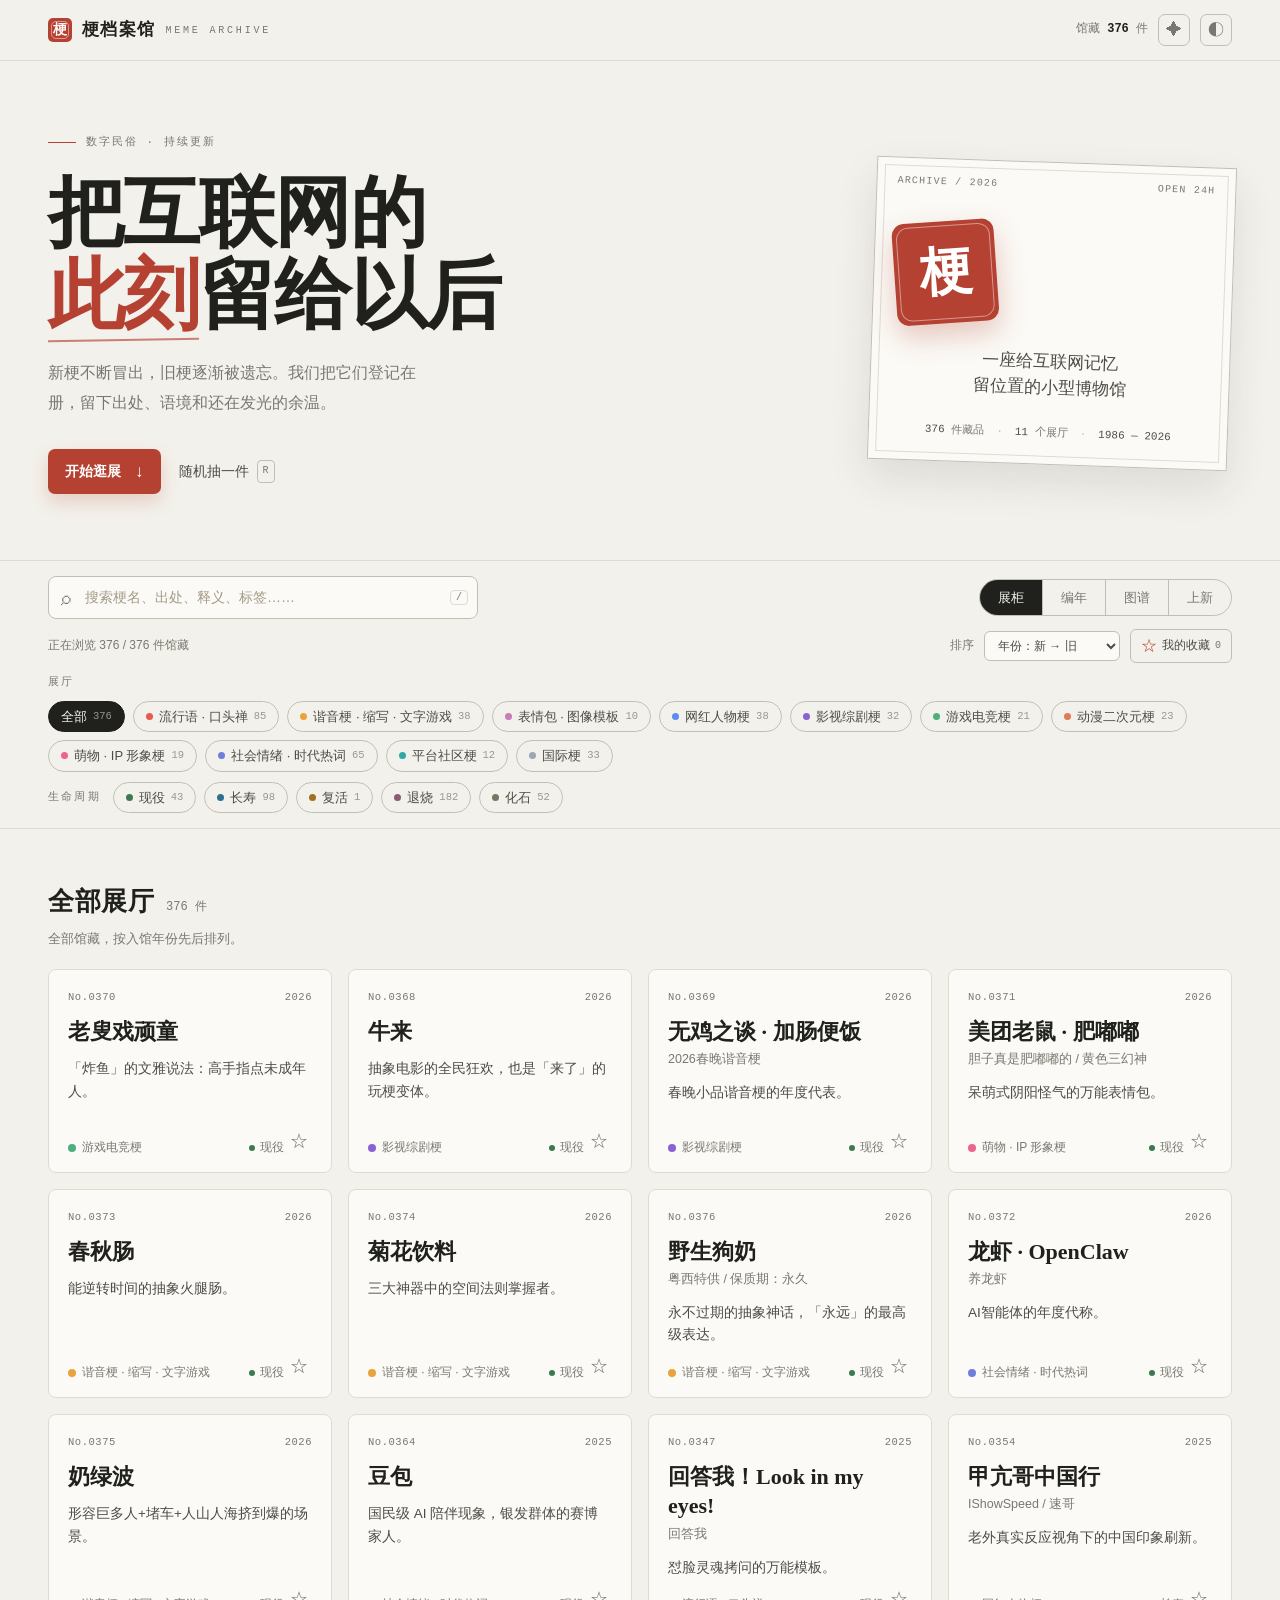
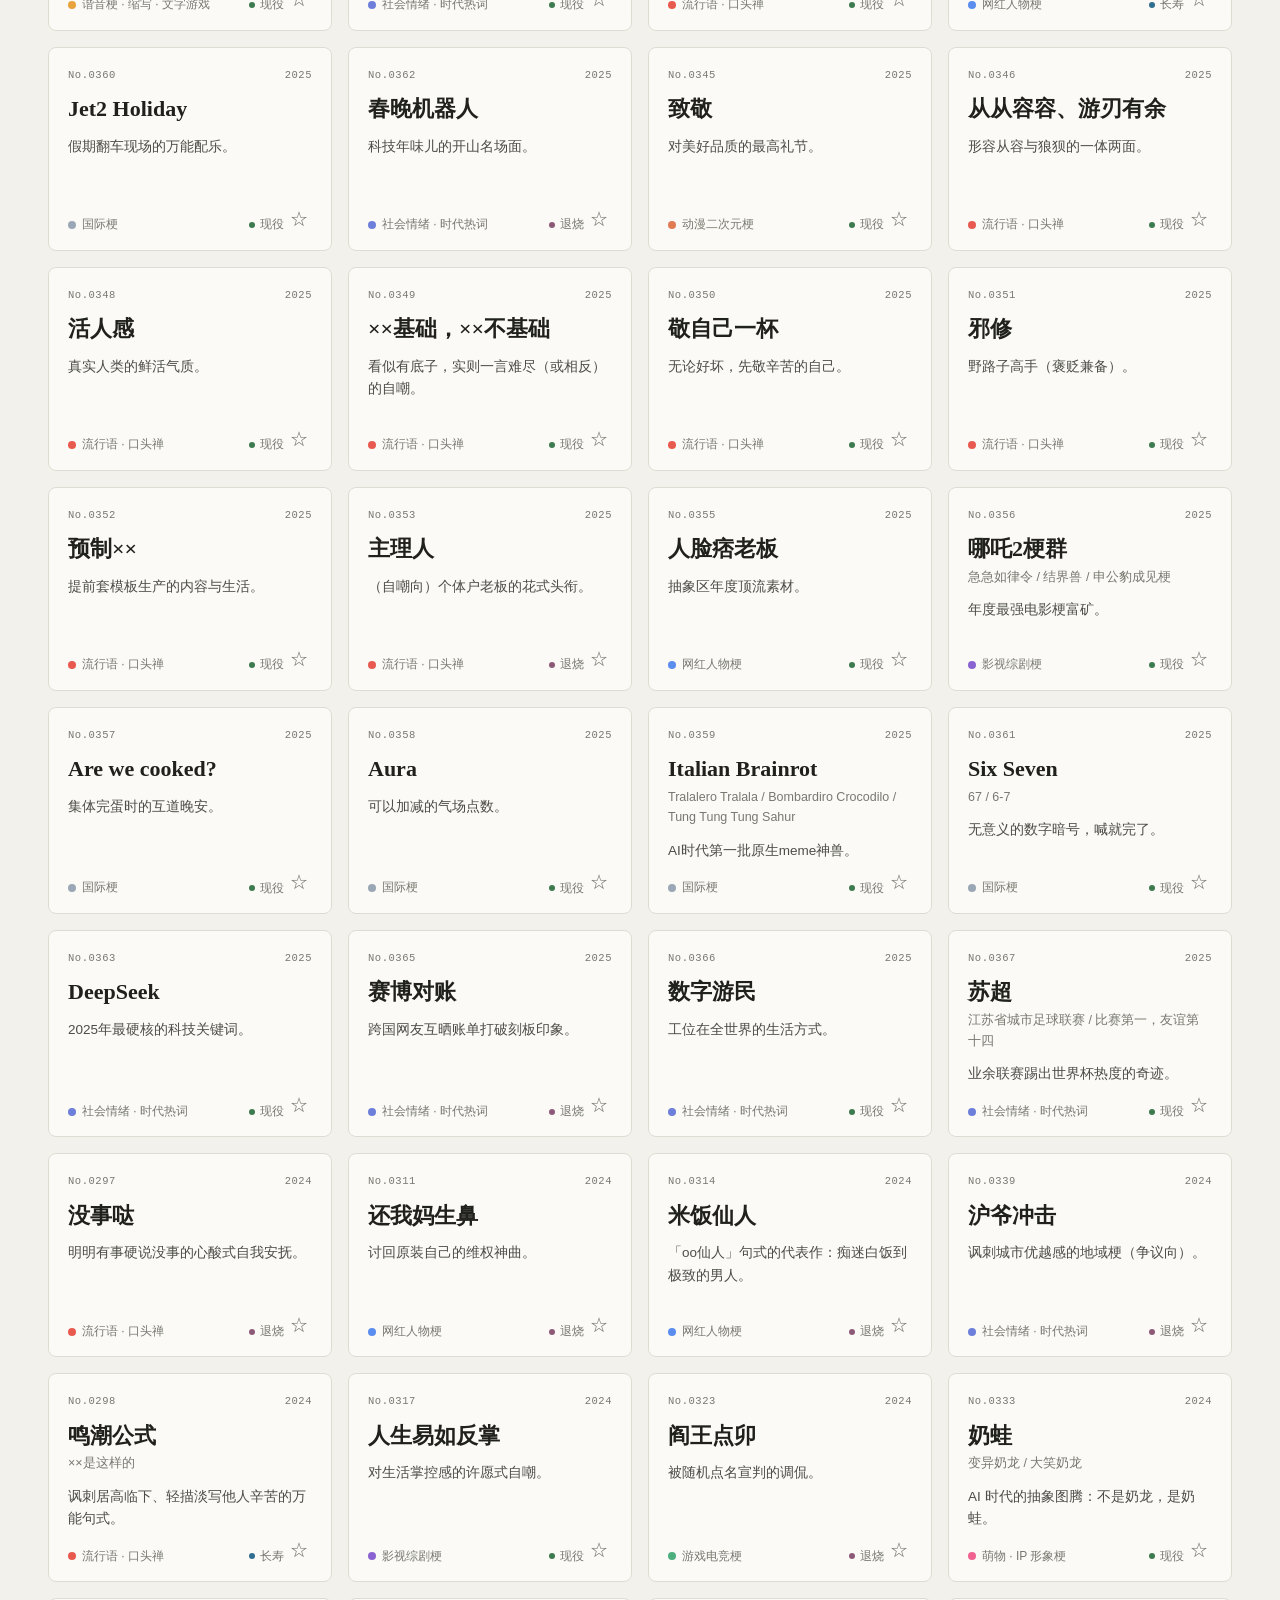
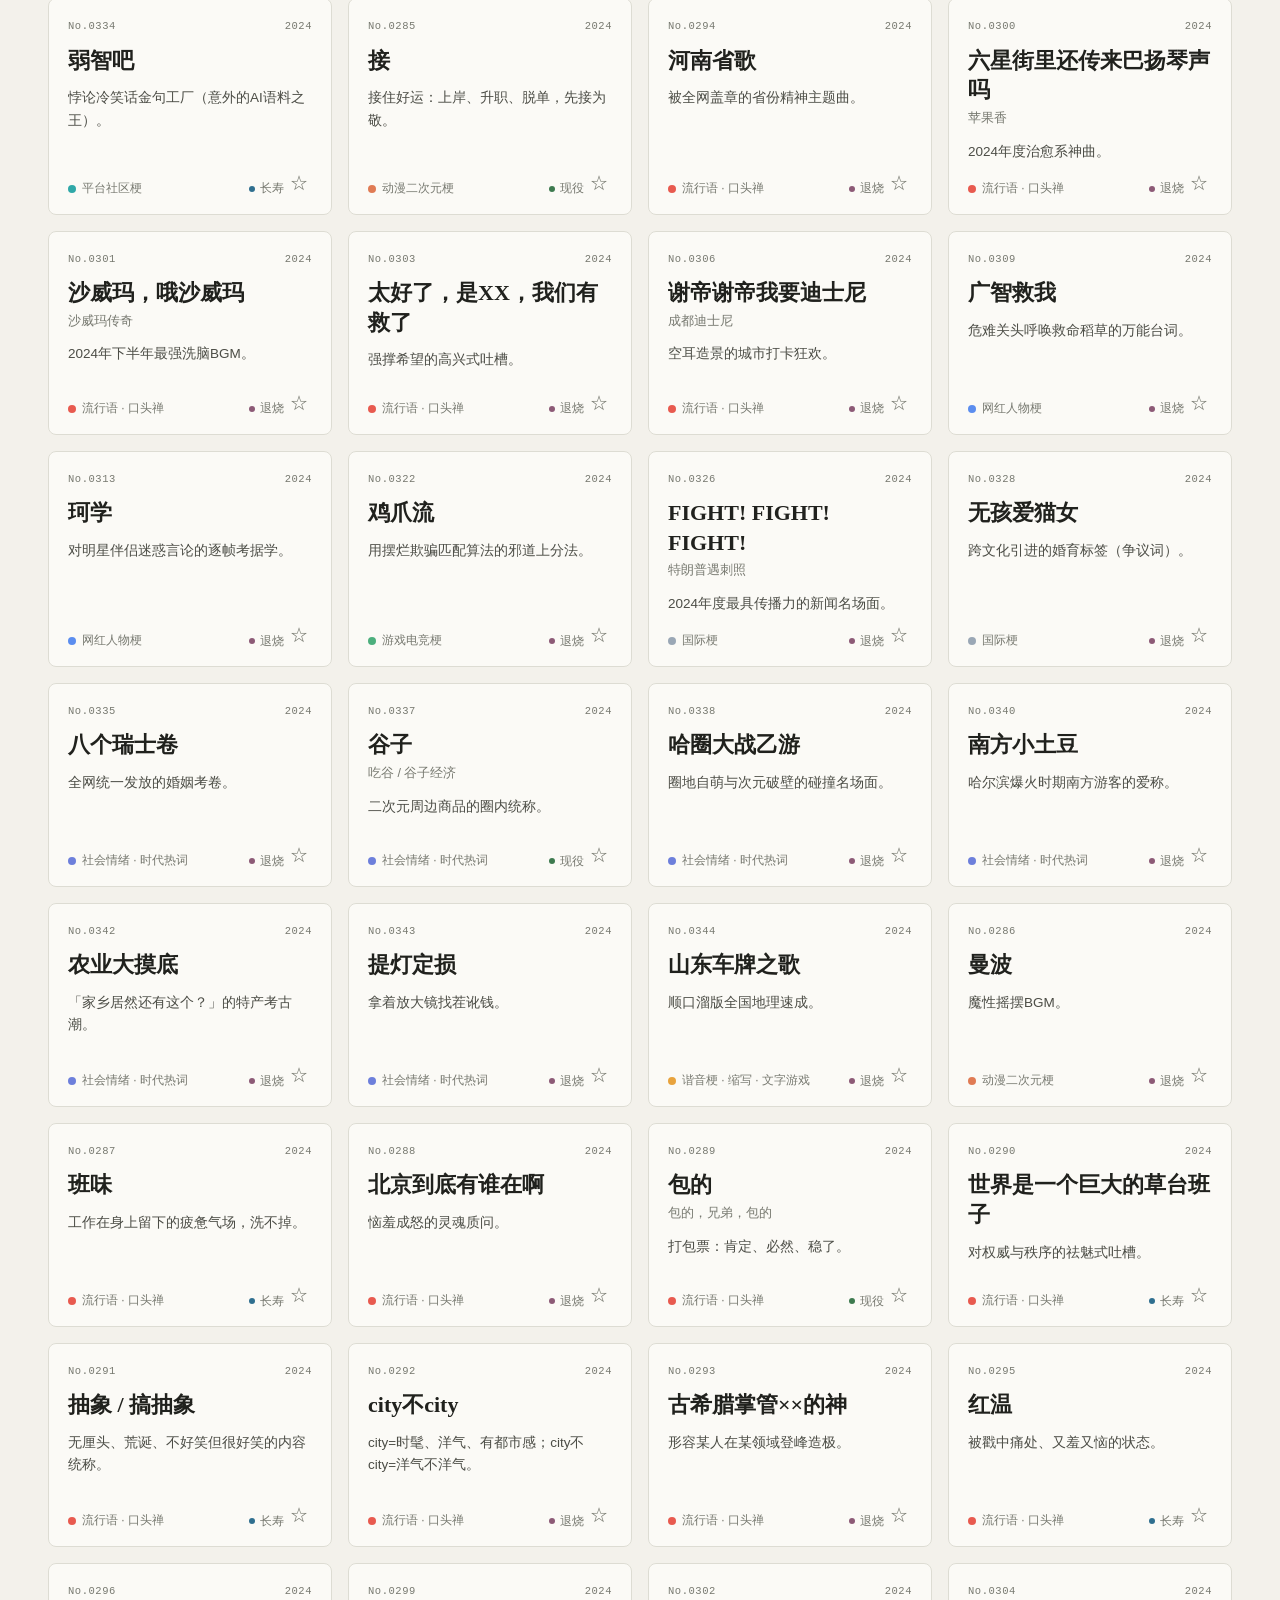
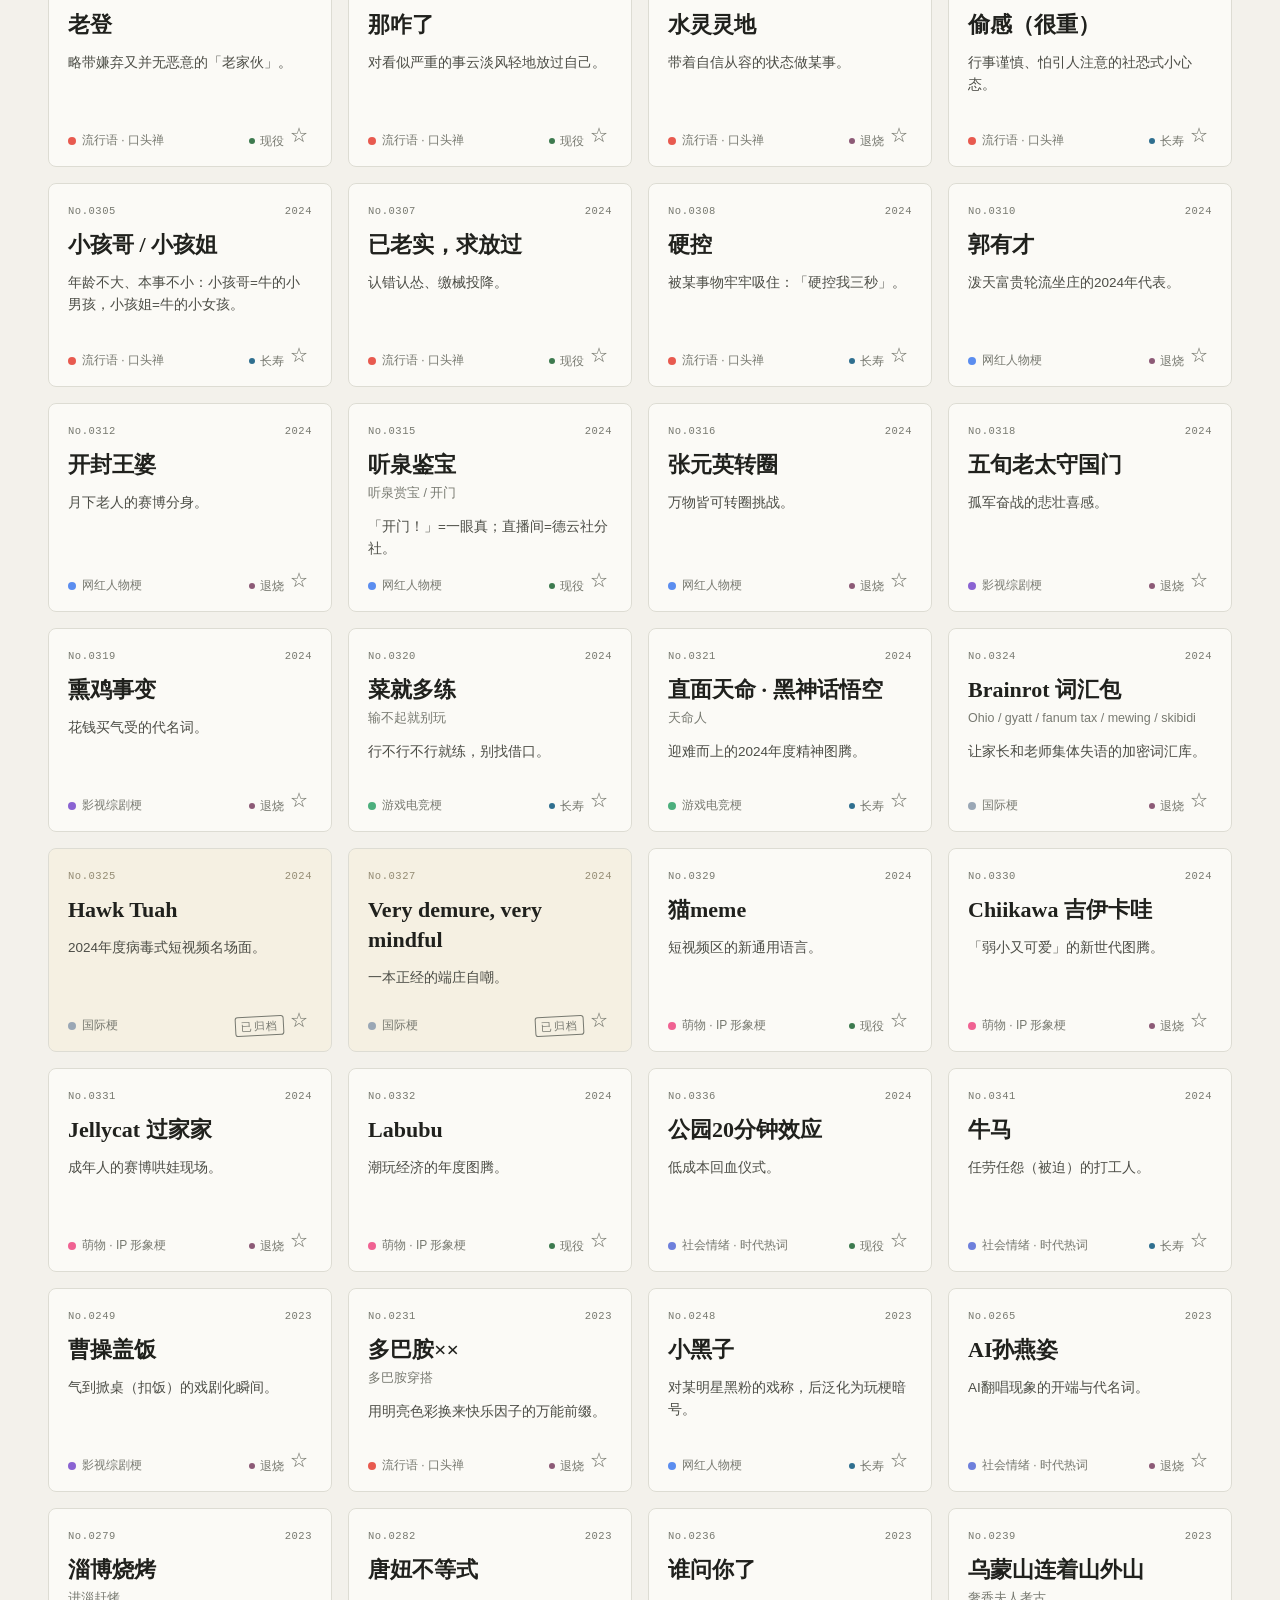
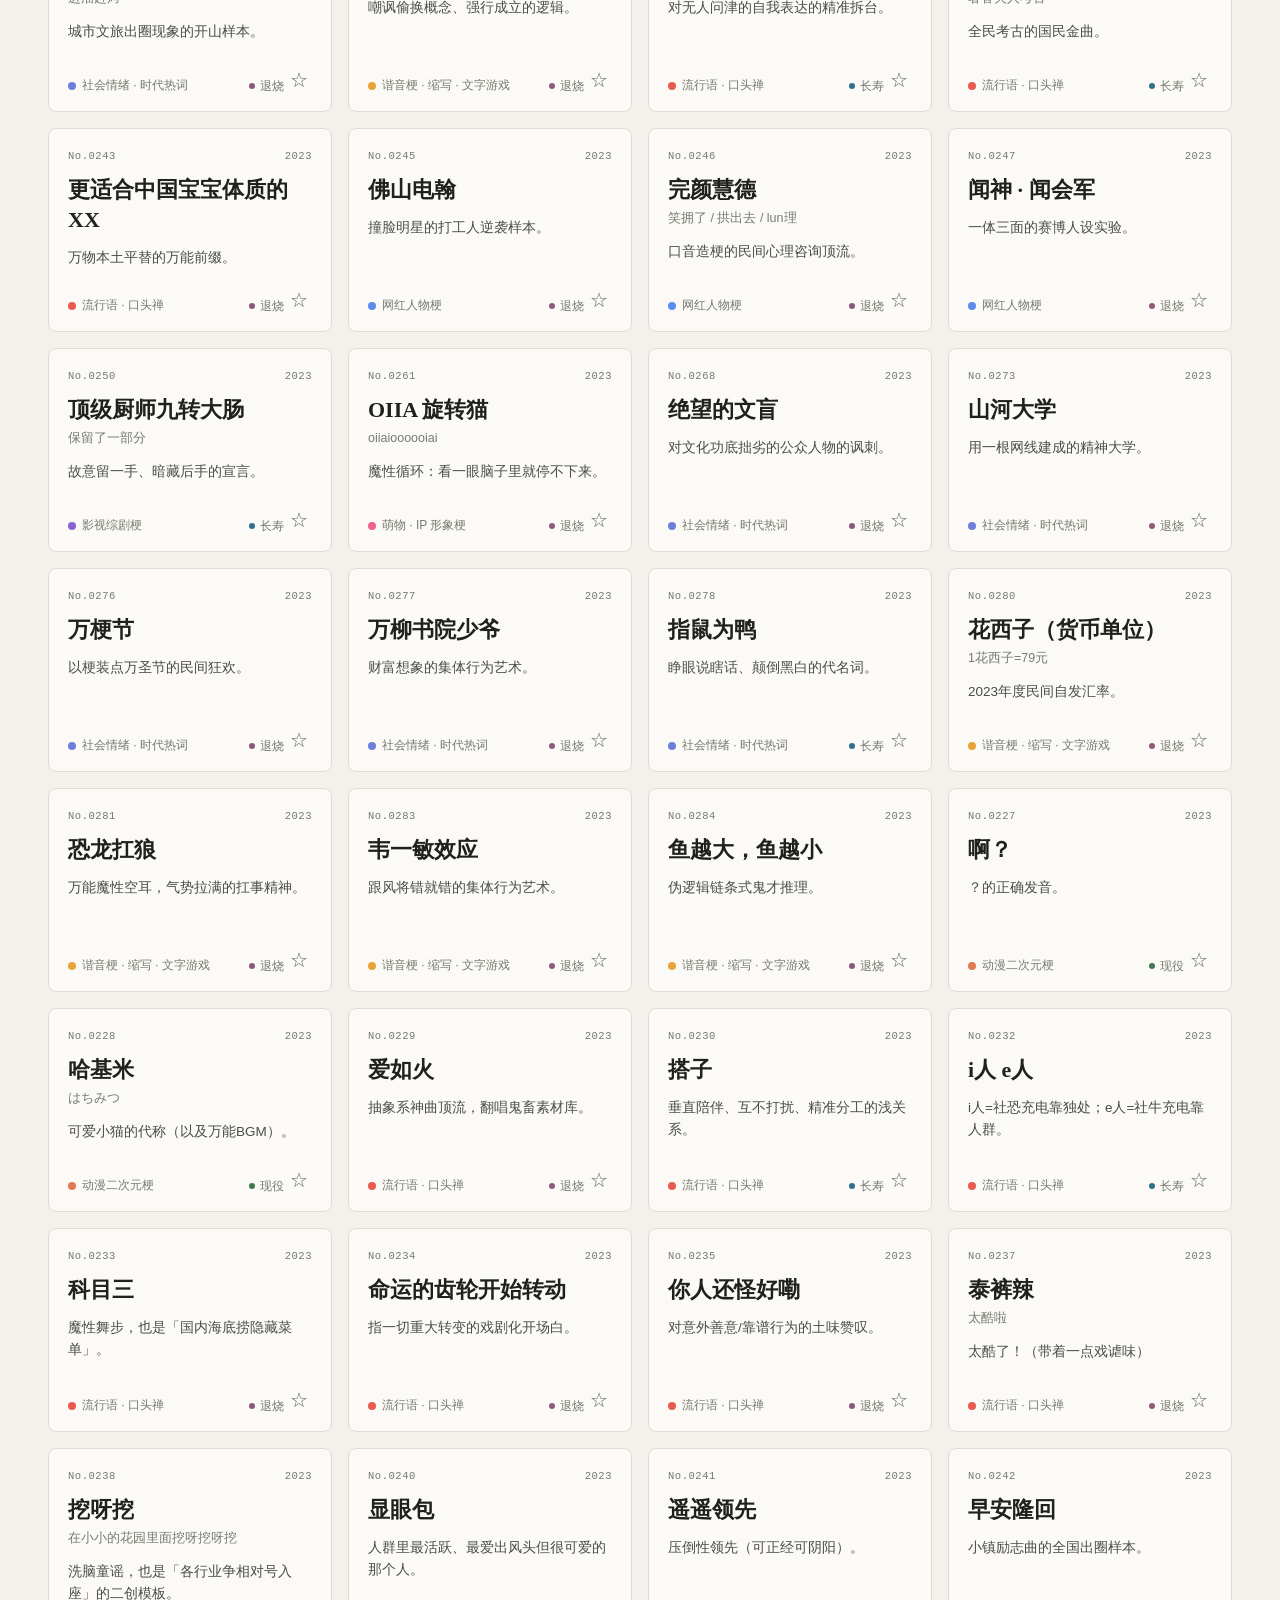
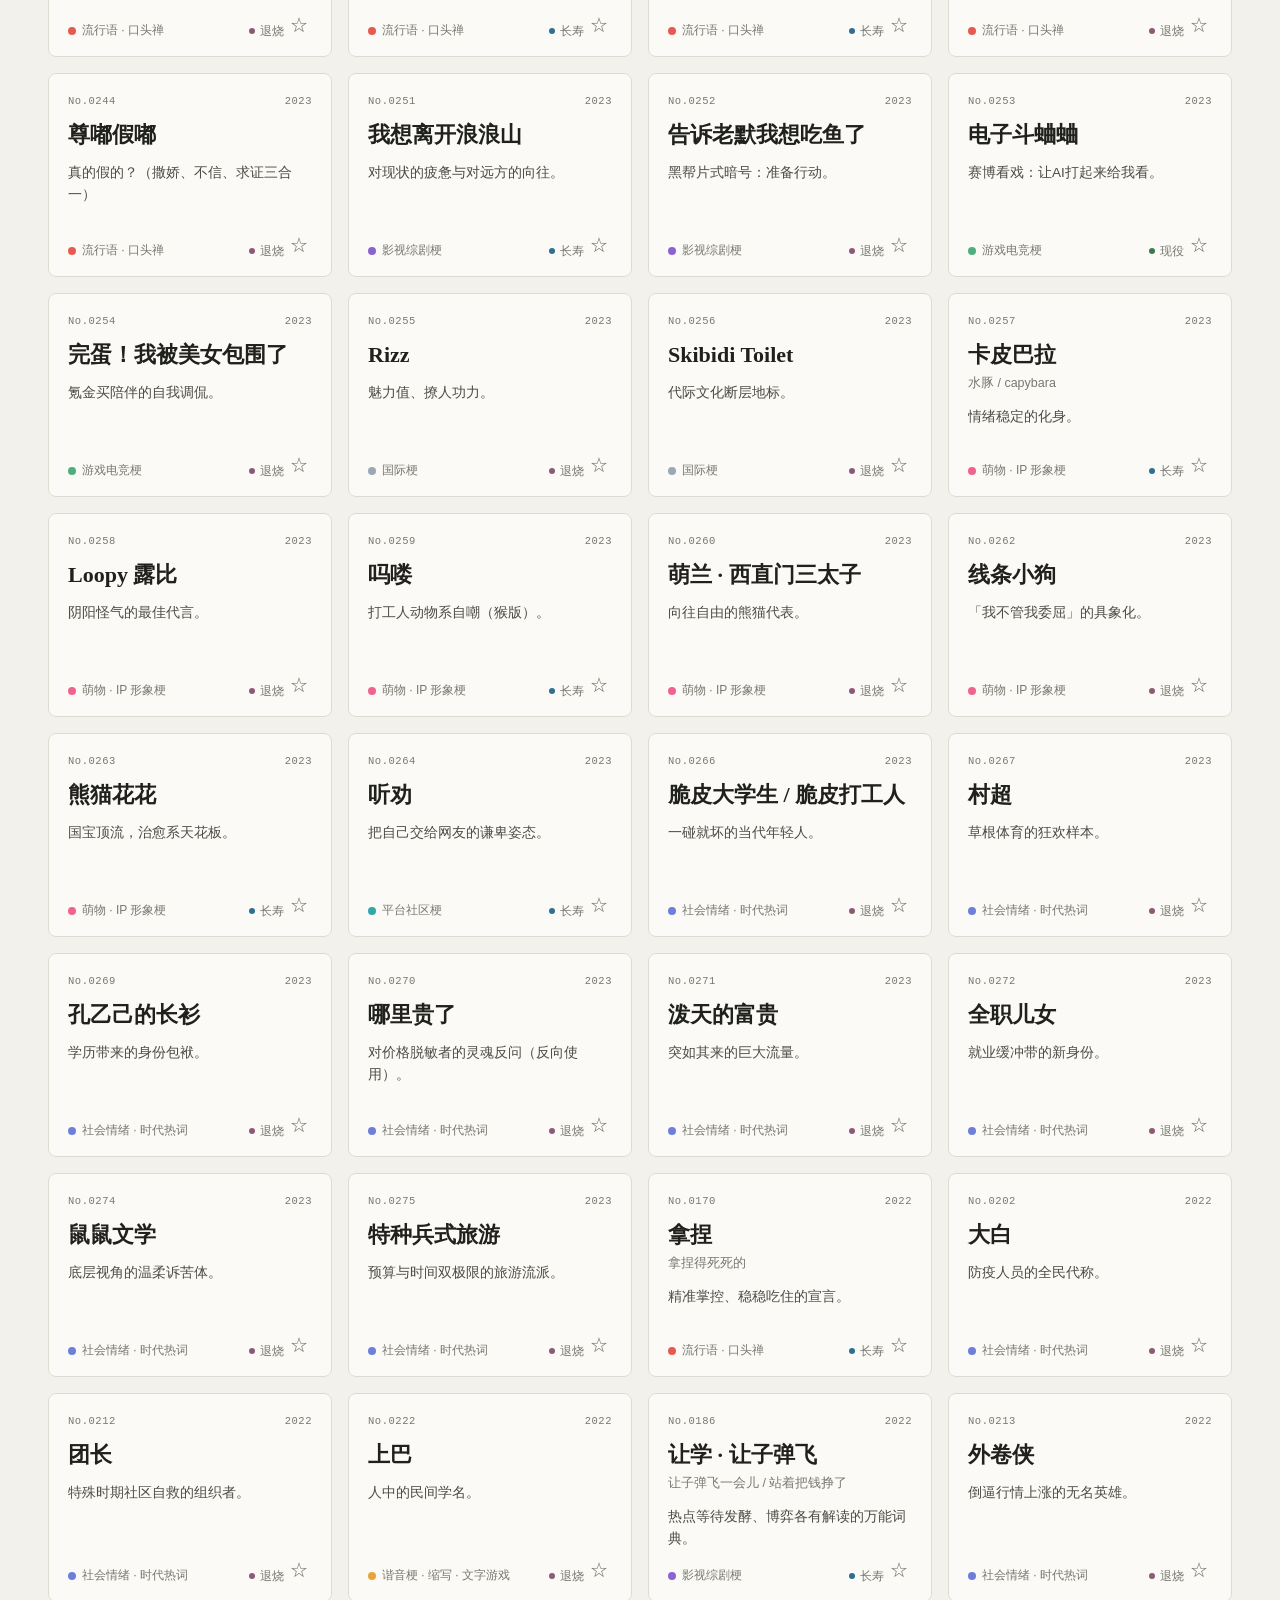
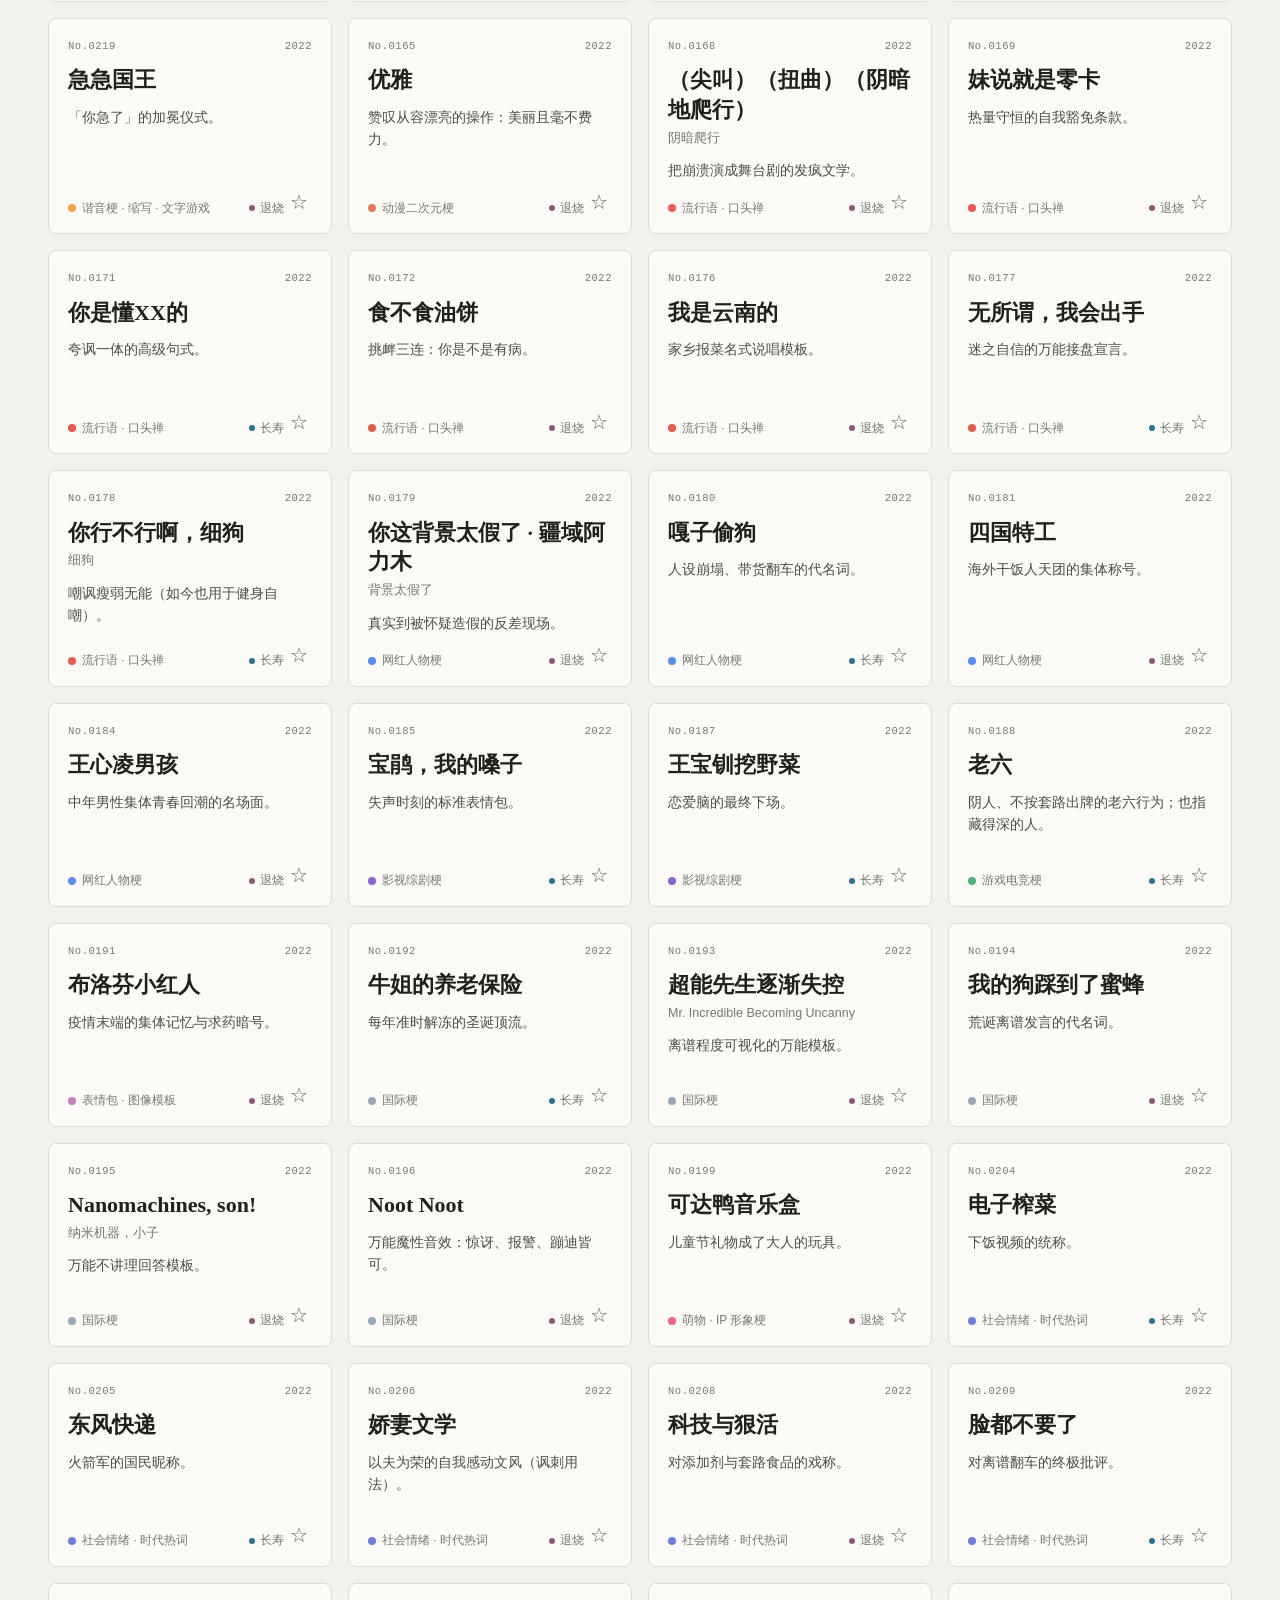
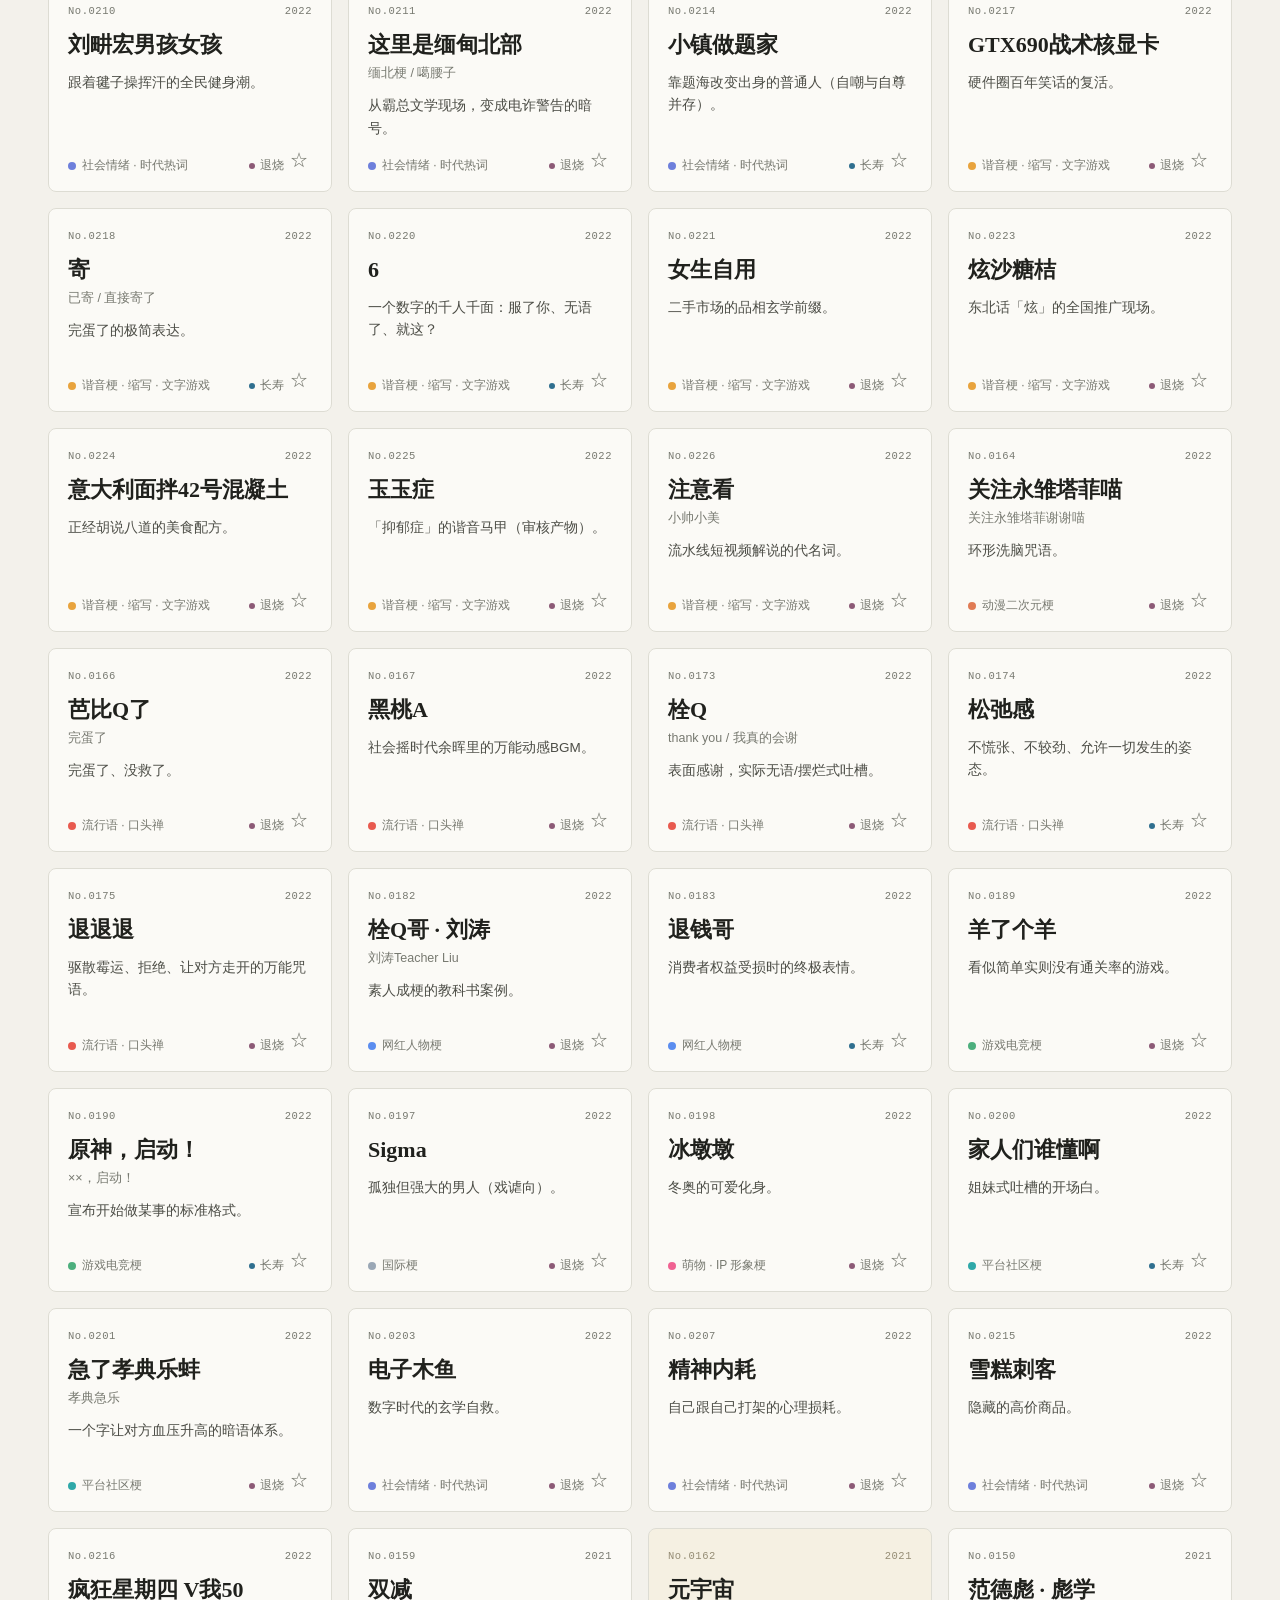
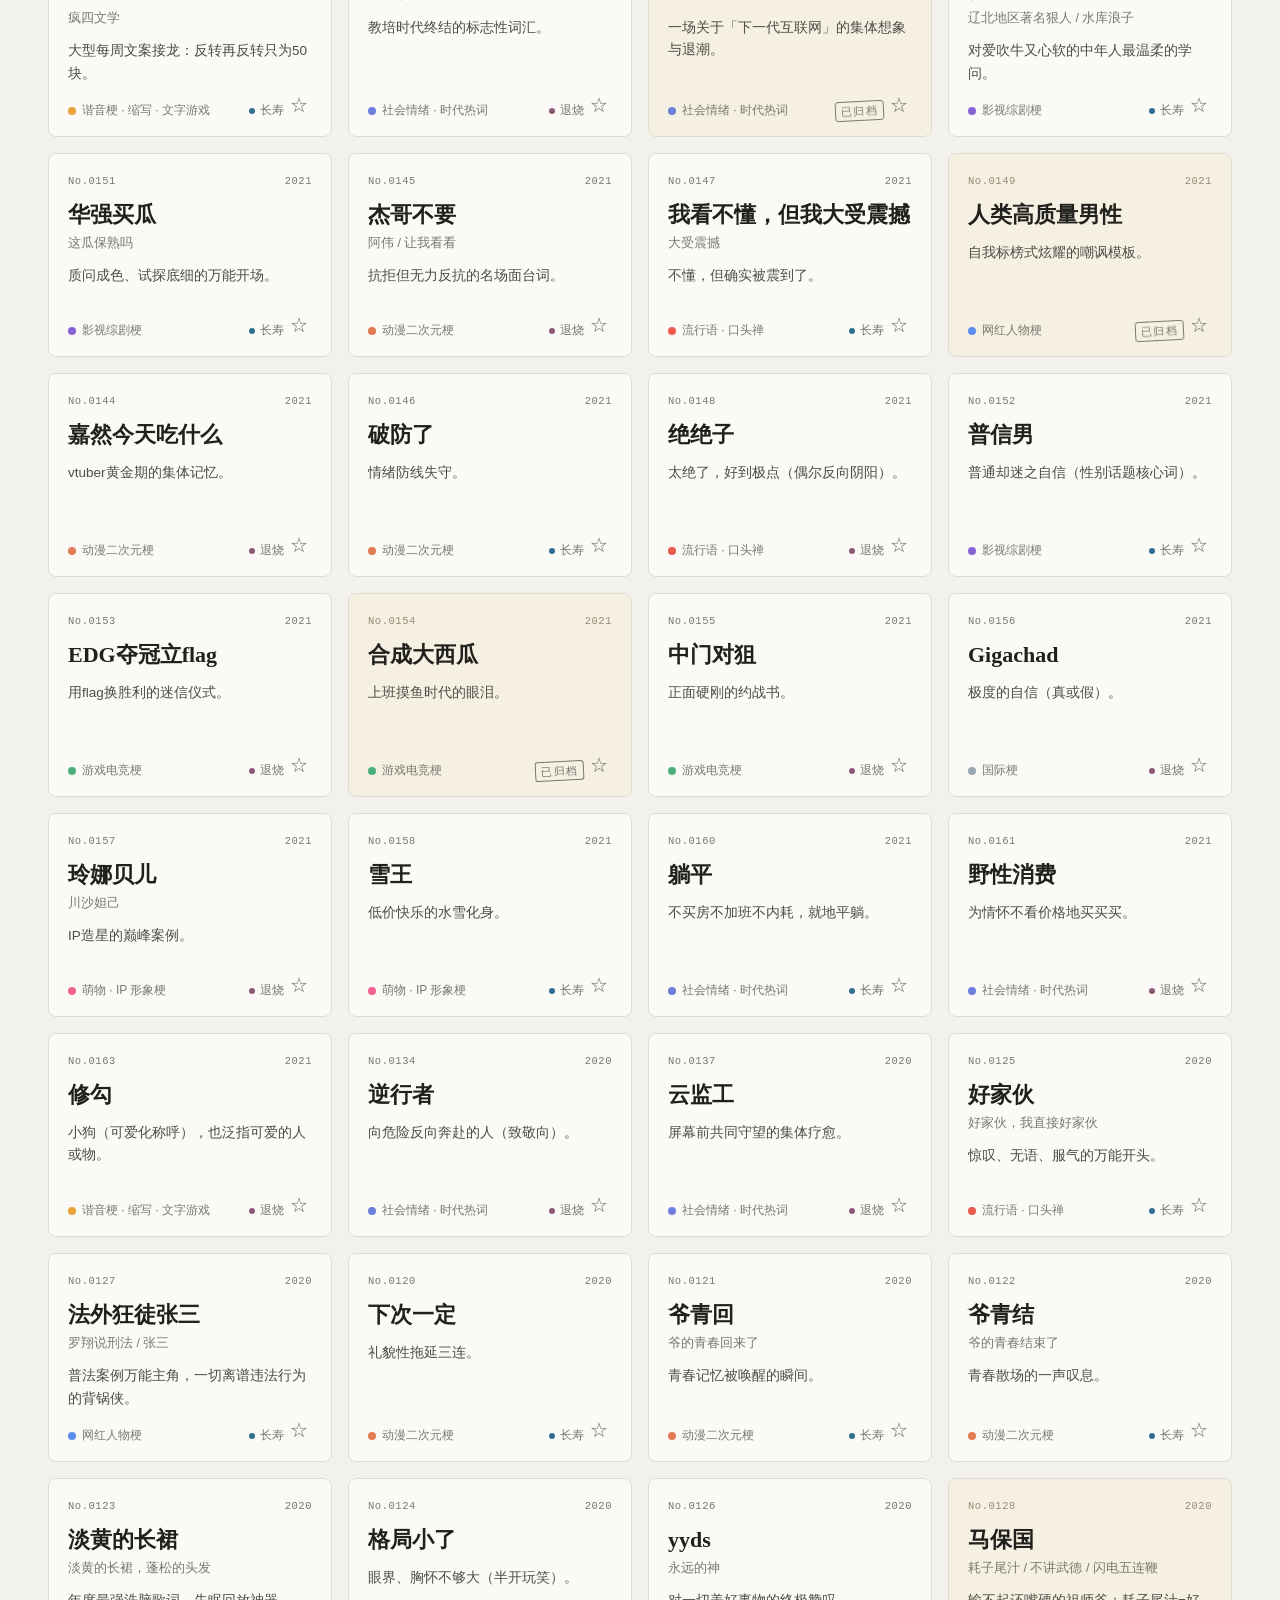
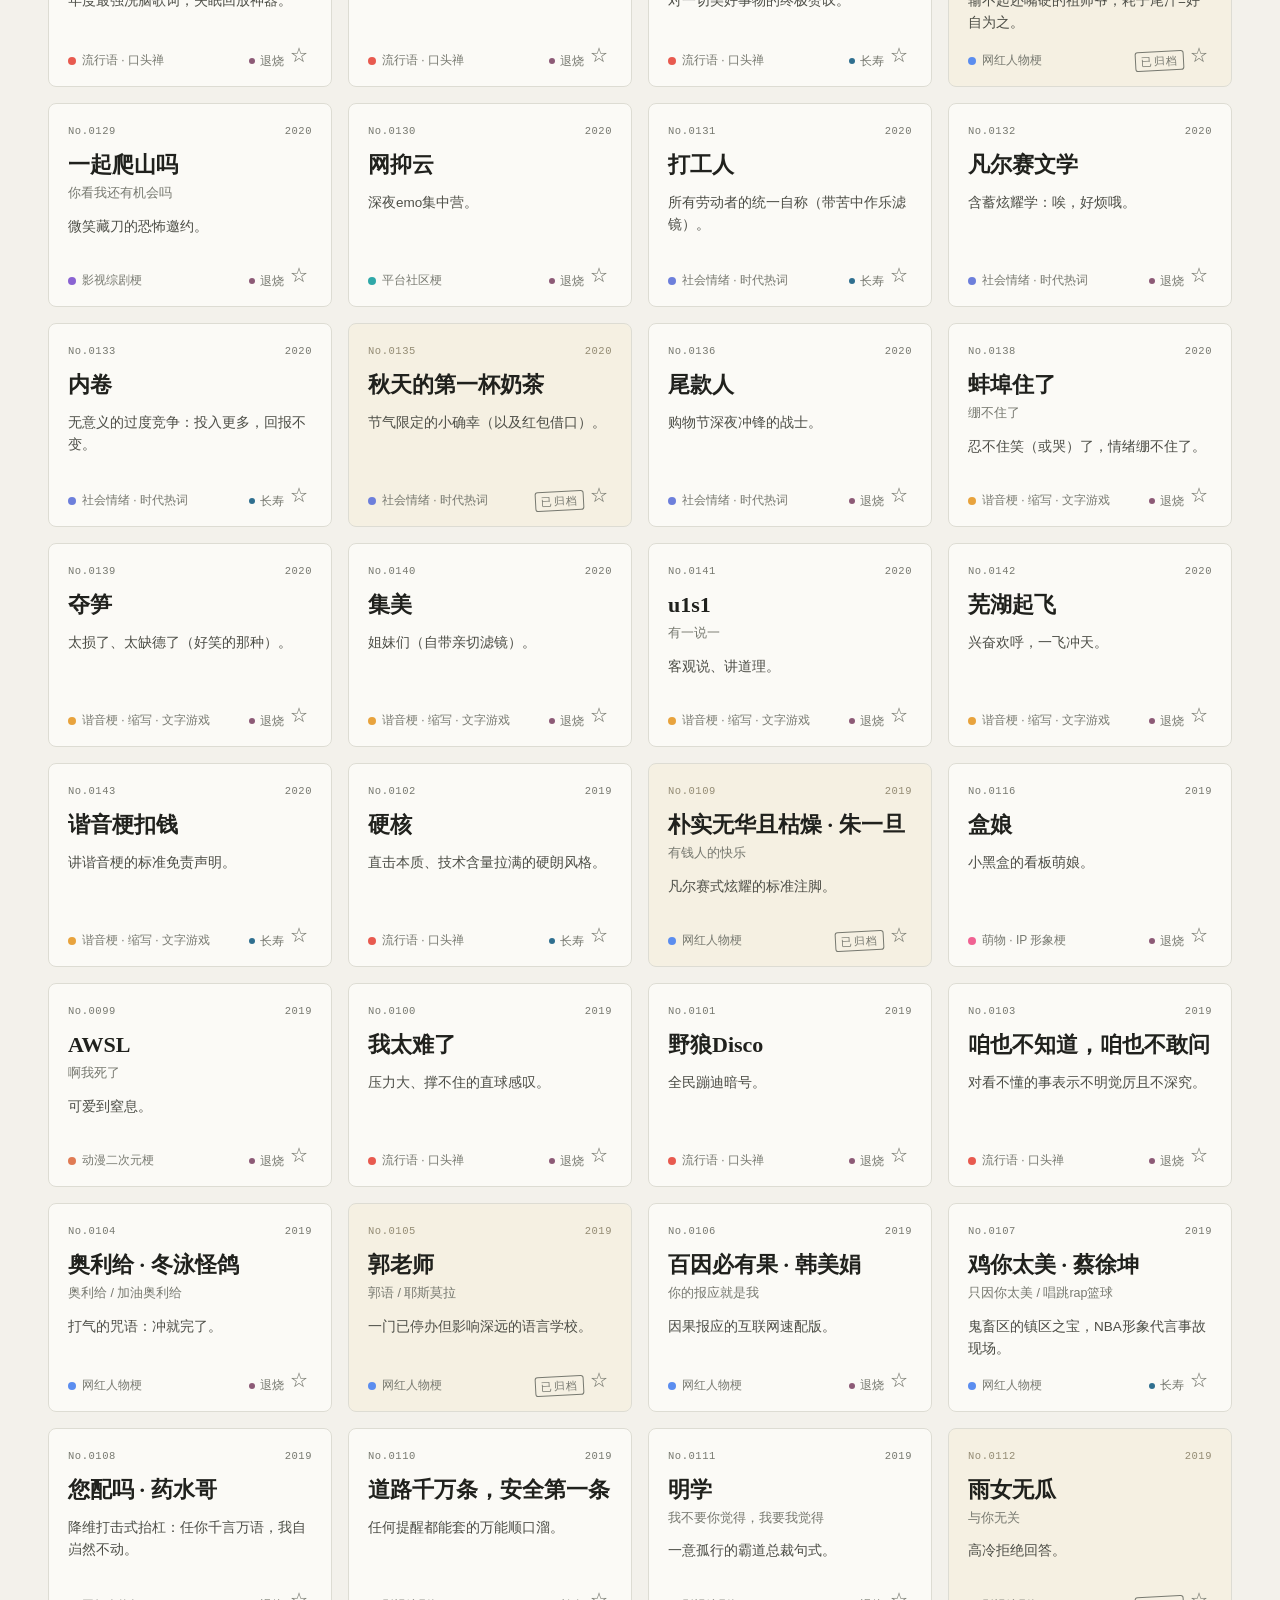
<file: index.html>
<!doctype html>
<html lang="zh-CN">
<head>
  <meta charset="utf-8">
  <meta name="viewport" content="width=device-width, initial-scale=1">
  <title>梗档案馆 · Meme Archive</title>
  <meta name="description" content="中文互联网梗的档案馆：在新梗淹没旧梗之前，把它们登记在册。376 件藏品 · 11 个展厅 · 1986–2026。">
  <meta name="theme-color" content="#f3f1eb">
  <meta property="og:title" content="梗档案馆 · Meme Archive">
  <meta property="og:description" content="一座给互联网记忆留位置的小型博物馆。">
  <link rel="icon" href="data:image/svg+xml;charset=utf-8,%3Csvg xmlns='http://www.w3.org/2000/svg' viewBox='0 0 64 64'%3E%3Crect width='64' height='64' rx='10' fill='%23b3402e'/%3E%3Ctext x='32' y='45' font-size='34' text-anchor='middle' fill='%23fff' font-family='serif'%3E%E6%A2%97%3C/text%3E%3C/svg%3E">
  <link rel="stylesheet" href="style.css?v=20260909a">
</head>
<body>

  <a class="skip-link" href="#archive">跳到馆藏</a>

  <header class="topbar">
    <div class="topbar-inner">
      <a class="brand" href="./" aria-label="梗档案馆首页">
        <span class="seal seal-mini" aria-hidden="true">梗</span>
        <span class="topbar-title">梗档案馆</span>
        <span class="topbar-sub">MEME&nbsp;ARCHIVE</span>
      </a>
      <div class="topbar-actions">
        <span class="topbar-count">馆藏 <b id="totalCount">—</b> 件</span>
        <button class="icon-btn" id="randomBtn" type="button" title="随机抽一件（R）" aria-label="随机抽一件">✦</button>
        <button class="icon-btn" id="themeBtn" type="button" title="切换主题" aria-label="切换主题">◐</button>
      </div>
    </div>
  </header>

  <main>
    <section class="hero">
      <div class="hero-copy">
        <p class="eyebrow"><span class="eyebrow-line"></span>数字民俗 · 持续更新</p>
        <h1>把互联网的<br><em>此刻</em>留给以后</h1>
        <p class="hero-sub">新梗不断冒出，旧梗逐渐被遗忘。我们把它们登记在册，留下出处、语境和还在发光的余温。</p>
        <div class="hero-actions">
          <button class="primary-btn" id="exploreBtn" type="button">开始逛展 <span>↓</span></button>
          <button class="text-btn" id="heroRandomBtn" type="button">随机抽一件 <span>R</span></button>
        </div>
      </div>
      <div class="hero-plaque" aria-label="馆藏概览">
        <div class="plaque-top"><span>ARCHIVE / 2026</span><span>OPEN 24H</span></div>
        <div class="seal seal-hero" aria-hidden="true">梗</div>
        <p class="plaque-caption">一座给互联网记忆<br>留位置的小型博物馆</p>
        <p class="hero-stats"><span id="statCount">—</span> 件藏品<i>·</i><span id="statCats">—</span> 个展厅<i>·</i><span id="statYears">—</span></p>
      </div>
    </section>

    <div class="controls" id="archive">
      <div class="controls-inner">
        <div class="controls-row">
          <label class="search-wrap"><span class="search-icon">⌕</span><input id="searchInput" class="search" type="search" placeholder="搜索梗名、出处、释义、标签……" autocomplete="off"><kbd>/</kbd></label>
          <div class="seg" role="tablist" aria-label="视图切换">
            <button class="seg-btn on" data-view="gallery" role="tab" aria-selected="true">展柜</button>
            <button class="seg-btn" data-view="timeline" role="tab" aria-selected="false">编年</button>
            <button class="seg-btn" data-view="graph" role="tab" aria-selected="false">图谱</button>
            <button class="seg-btn" data-view="fresh" role="tab" aria-selected="false">上新</button>
          </div>
          <button id="resetBtn" class="reset" hidden>重置筛选</button>
        </div>
        <div class="controls-row controls-tools">
          <span class="result-note" id="resultNote">正在浏览全部馆藏</span>
          <label class="sort-label" for="sortSelect">排序</label>
          <select id="sortSelect" class="sort-select" aria-label="排序方式">
            <option value="year-desc">年份：新 → 旧</option>
            <option value="year-asc">年份：旧 → 新</option>
            <option value="name">名称：A → Z</option>
            <option value="added">最近入馆</option>
          </select>
          <button class="favorites-filter" id="favoritesBtn" type="button" aria-pressed="false"><span>☆</span> 我的收藏 <b id="favoriteCount">0</b></button>
        </div>
        <div class="controls-row">
          <span class="row-label">展厅</span>
          <div class="chips" id="categoryChips"></div>
        </div>
        <div class="controls-row">
          <span class="row-label">生命周期</span>
          <div class="chips" id="statusChips"></div>
        </div>
      </div>
    </div>

    <section id="galleryView" class="museum">
      <div class="section-head">
        <h2 id="galleryTitle">全部展厅</h2>
        <span class="section-count" id="galleryCount">—</span>
      </div>
      <p class="section-desc" id="galleryDesc">全部馆藏，按入馆年份先后排列。</p>
      <div class="card-grid" id="cardGrid"></div>
      <div class="empty" id="emptyState" hidden>
        <p class="empty-title">空空如也</p>
        <p class="empty-hint">没有找到匹配的藏品，试试换个关键词，或重置筛选。</p>
      </div>
    </section>

    <section id="timelineView" class="museum" hidden>
      <div class="section-head">
        <h2>梗之编年</h2>
        <span class="section-count" id="timelineCount">—</span>
      </div>
      <p class="section-desc">从 1986 到今天：梗的新陈代谢，一部速写史。</p>
      <div id="timeline"></div>
    </section>

    <section id="graphView" class="museum" hidden>
      <div class="section-head">
        <h2>梗之图谱</h2>
        <span class="section-count" id="graphCount">—</span>
      </div>
      <p class="section-desc">相关梗互相连线，节点颜色对应展厅。可拖拽节点，点击查看卷宗。</p>
      <div class="graph-wrap">
        <canvas id="graphCanvas"></canvas>
        <div class="graph-tip" id="graphTip" hidden></div>
      </div>
      <div class="graph-legend" id="graphLegend"></div>
    </section>

    <section id="freshView" class="museum" hidden>
      <div class="section-head">
        <h2>上新 · 入馆动态</h2>
        <span class="section-count" id="freshCount">—</span>
      </div>
      <p class="section-desc">档案馆持续收录，每一批登记在册的梗都在这里留档。</p>
      <div id="freshList"></div>
    </section>
  </main>

  <footer class="footer">
    <div class="footer-inner">
      <span>梗档案馆 MEME ARCHIVE · 新梗淹没旧梗之前，把它们登记在册</span>
      <span id="footerMeta">—</span>
    </div>
  </footer>

  <div class="overlay" id="overlay" role="dialog" aria-modal="true" aria-label="藏品卷宗">
    <article class="sheet" id="sheet"></article>
  </div>

  <div class="toast" id="toast" role="status" aria-live="polite"></div>

  <noscript><p style="text-align:center;padding:40px">本档案馆需要启用 JavaScript 才能浏览。</p></noscript>
  <script src="data.js?v=20260909a"></script>
  <script src="app.js?v=20260909a"></script>
</body>
</html>
</file>
<file: style.css>
/* 梗档案馆 · 档案纸风格
   纸底 / 宋体标题 / 朱砂印章 / 发丝线 —— 克制，耐看 */

:root {
  --paper: #f6f3ec;
  --card: #fffdf8;
  --ink: #26231d;
  --soft: #4c473c;
  --muted: #7a7466;
  --hairline: #e4ddcd;
  --hairline-strong: #cfc7b0;
  --accent: #b3402e;
  --serif: "Songti SC", "Noto Serif SC", "STSong", "SimSun", serif;
  --sans: "PingFang SC", "Noto Sans SC", "Hiragino Sans GB", "Microsoft YaHei", sans-serif;
  --mono: "SF Mono", ui-monospace, "Menlo", "Consolas", monospace;
  --shadow: 0 10px 24px rgba(80, 66, 40, .09);
}

* { box-sizing: border-box; margin: 0; padding: 0; }
button { font: inherit; color: inherit; background: none; border: none; cursor: pointer; }
input { font: inherit; color: inherit; }

html { -webkit-text-size-adjust: 100%; }
body {
  background: var(--paper);
  color: var(--ink);
  font-family: var(--sans);
  font-size: 15px;
  line-height: 1.65;
}
::selection { background: rgba(179, 64, 46, .16); }

:focus-visible { outline: 2px solid var(--accent); outline-offset: 2px; border-radius: 4px; }

/* ---------- 顶栏 ---------- */
.topbar { border-bottom: 1px solid var(--hairline); background: var(--paper); }
.topbar-inner {
  max-width: 1120px; margin: 0 auto; padding: 13px 24px;
  display: flex; align-items: center; gap: 10px;
}
.seal {
  display: inline-flex; align-items: center; justify-content: center;
  background: var(--accent); color: #fff; font-family: var(--serif); font-weight: 700;
  position: relative; user-select: none;
}
.seal::after { content: ""; position: absolute; inset: 3px; border: 1px solid rgba(255,255,255,.45); border-radius: inherit; }
.seal-mini { width: 24px; height: 24px; font-size: 14px; border-radius: 5px; }
.topbar-title { font-family: var(--serif); font-size: 17px; font-weight: 700; letter-spacing: .08em; }
.topbar-sub { font-family: var(--mono); font-size: 10px; letter-spacing: .28em; color: var(--muted); padding-top: 3px; }
.topbar-count { margin-left: auto; font-family: var(--mono); font-size: 12px; color: var(--muted); }
.topbar-count b { color: var(--ink); font-weight: 600; }

/* ---------- 门口（Hero） ---------- */
.hero { text-align: center; padding: 68px 24px 44px; animation: rise .5s ease both; }
.seal-hero {
  width: 78px; height: 78px; font-size: 42px; border-radius: 12px;
  margin: 0 auto 30px; transform: rotate(-4deg);
  box-shadow: 0 12px 28px rgba(179, 64, 46, .28);
}
.seal-hero::after { inset: 4px; border-width: 1.5px; }
.hero h1 {
  font-family: var(--serif); font-weight: 700;
  font-size: clamp(34px, 5vw, 52px); letter-spacing: .1em;
}
.hero-sub { margin-top: 16px; color: var(--muted); font-size: 15px; line-height: 2; }
.hero-stats {
  margin-top: 26px; font-family: var(--mono); font-size: 13px; color: var(--muted);
}
.hero-stats i { font-style: normal; margin: 0 12px; color: var(--hairline-strong); }
.hero-stats span { color: var(--soft); }

/* ---------- 筛选台 ---------- */
.controls {
  position: sticky; top: 0; z-index: 20;
  background: rgba(246, 243, 236, .94);
  backdrop-filter: blur(8px); -webkit-backdrop-filter: blur(8px);
  border-top: 1px solid var(--hairline);
  border-bottom: 1px solid var(--hairline);
}
.controls-inner { max-width: 1120px; margin: 0 auto; padding: 14px 24px; }
.controls-row { display: flex; align-items: center; flex-wrap: wrap; gap: 8px; }
.controls-row + .controls-row { margin-top: 10px; }
.row-label {
  font-family: var(--mono); font-size: 11px; color: var(--muted);
  letter-spacing: .2em; flex: none; margin-right: 2px;
}

.search {
  flex: 1 1 220px; max-width: 400px;
  padding: 8px 14px; font-size: 14px;
  background: var(--card); border: 1px solid var(--hairline-strong); border-radius: 8px;
  transition: border-color .15s, box-shadow .15s;
}
.search::placeholder { color: #a39b87; }
.search:focus { outline: none; border-color: var(--accent); box-shadow: 0 0 0 3px rgba(179, 64, 46, .08); }
.search::-webkit-search-cancel-button { cursor: pointer; }

.seg {
  display: inline-flex; border: 1px solid var(--hairline-strong); border-radius: 999px;
  overflow: hidden; flex: none; margin-left: auto;
}
.seg-btn { padding: 7px 18px; font-size: 13px; color: var(--muted); transition: background .15s, color .15s; }
.seg-btn + .seg-btn { border-left: 1px solid var(--hairline-strong); }
.seg-btn.on { background: var(--ink); color: var(--paper); }

.reset { font-size: 13px; color: var(--muted); text-decoration: underline dotted; flex: none; }
.reset:hover { color: var(--accent); }

.chips { display: flex; flex-wrap: wrap; gap: 8px; }
.chip {
  display: inline-flex; align-items: center; gap: 6px;
  padding: 4px 12px; font-size: 13px; color: var(--soft);
  border: 1px solid var(--hairline-strong); border-radius: 999px;
  background: transparent; transition: border-color .15s, background .15s, color .15s;
}
.chip:hover { border-color: #a89f88; color: var(--ink); }
.chip.on { background: var(--ink); border-color: var(--ink); color: var(--paper); }
.chip .n { font-family: var(--mono); font-size: 10.5px; opacity: .55; }
.dot { width: 8px; height: 8px; border-radius: 50%; flex: none; }
.chip .dot { width: 7px; height: 7px; }
.chip.on .dot { outline: 1px solid rgba(255,255,255,.5); outline-offset: 1px; }

/* ---------- 展厅 ---------- */
.museum { max-width: 1120px; margin: 0 auto; padding: 8px 24px 40px; animation: rise .45s ease both; }
.section-head { display: flex; align-items: baseline; gap: 12px; margin: 36px 0 4px; }
.section-head h2 { font-family: var(--serif); font-size: 23px; font-weight: 700; letter-spacing: .05em; }
.section-count { font-family: var(--mono); font-size: 12px; color: var(--muted); }
.section-desc { font-size: 13px; color: var(--muted); margin-bottom: 20px; }

.card-grid {
  display: grid; grid-template-columns: repeat(auto-fill, minmax(238px, 1fr)); gap: 14px;
}

/* 档案卡 */
.card {
  position: relative; display: flex; flex-direction: column; text-align: left;
  padding: 18px 18px 14px; background: var(--card);
  border: 1px solid var(--hairline); border-radius: 10px;
  transition: transform .18s ease, box-shadow .18s ease, border-color .18s ease;
}
.card:hover { transform: translateY(-2px); border-color: var(--hairline-strong); box-shadow: var(--shadow); }
.card-meta { display: flex; justify-content: space-between; font-family: var(--mono); font-size: 10.5px; color: var(--muted); letter-spacing: .05em; }
.card-name { font-family: var(--serif); font-size: 21px; font-weight: 700; line-height: 1.35; margin-top: 10px; overflow-wrap: anywhere; }
.card-alias { font-size: 12.5px; color: var(--muted); margin-top: 3px; overflow-wrap: anywhere; }
.card-meaning {
  margin-top: 12px; font-size: 13.5px; color: var(--soft);
  display: -webkit-box; -webkit-line-clamp: 2; -webkit-box-orient: vertical; overflow: hidden;
}
.card-foot { margin-top: auto; padding-top: 16px; display: flex; align-items: center; justify-content: space-between; gap: 8px; font-size: 12px; color: var(--muted); }
.card-cat { display: inline-flex; align-items: center; gap: 6px; min-width: 0; }
.card-cat span { white-space: nowrap; overflow: hidden; text-overflow: ellipsis; }
.status { display: inline-flex; align-items: center; gap: 5px; font-size: 11.5px; flex: none; }
.status .dot { width: 6px; height: 6px; }

/* 化石卡：旧纸色 + 「已归档」戳 */
.card.fossil { background: #f5f0e2; }
.card.fossil .card-meta { color: #948c74; }
.tag-stamp {
  border: 1px solid currentColor; border-radius: 3px; padding: 0 5px;
  font-size: 11px; letter-spacing: .12em; transform: rotate(-3deg);
}

/* 空状态 */
.empty { text-align: center; padding: 90px 0 60px; }
.empty-title { font-family: var(--serif); font-size: 22px; color: var(--muted); letter-spacing: .2em; }
.empty-hint { font-size: 13px; color: var(--muted); margin-top: 10px; opacity: .8; }

/* ---------- 编年视图 ---------- */
.tl-era {
  display: flex; align-items: center; gap: 14px;
  margin: 44px 0 6px; font-family: var(--serif); font-size: 18px; font-weight: 700;
  color: var(--soft); letter-spacing: .12em;
}
.tl-era::after { content: ""; flex: 1; height: 1px; background: var(--hairline); }
.tl-era:first-child { margin-top: 24px; }
.tl-row { display: flex; gap: 20px; padding: 9px 0; }
.tl-row + .tl-row { border-top: 1px dashed var(--hairline); }
.tl-year { flex: none; width: 52px; font-family: var(--mono); font-size: 13px; color: var(--muted); padding-top: 7px; }
.tl-items { display: flex; flex-wrap: wrap; gap: 8px; }
.tl-chip {
  display: inline-flex; align-items: center; gap: 6px;
  padding: 4px 11px; font-size: 13px; color: var(--soft);
  background: var(--card); border: 1px solid var(--hairline); border-radius: 7px;
  transition: border-color .15s, transform .15s, box-shadow .15s;
}
.tl-chip:hover { border-color: var(--hairline-strong); transform: translateY(-1px); box-shadow: var(--shadow); }
.tl-chip .dot { width: 6px; height: 6px; }

/* ---------- 图谱视图 ---------- */
.graph-wrap {
  position: relative; background: var(--card);
  border: 1px solid var(--hairline); border-radius: 12px; overflow: hidden;
}
.graph-wrap canvas { display: block; width: 100%; touch-action: none; }
.graph-tip {
  position: absolute; pointer-events: none;
  background: var(--ink); color: var(--paper);
  font-size: 12px; padding: 3px 9px; border-radius: 6px;
  white-space: nowrap;
}
.graph-legend {
  display: flex; flex-wrap: wrap; gap: 8px 16px;
  margin-top: 14px; font-size: 12px; color: var(--muted);
}
.graph-legend i { display: inline-block; width: 8px; height: 8px; border-radius: 50%; margin-right: 5px; }

/* ---------- 上新视图 ---------- */
.fresh-batch {
  font-family: var(--mono); font-size: 11px; color: var(--muted);
  font-weight: 400; letter-spacing: .05em; margin-left: 10px;
}

/* ---------- 卷宗（详情弹层） ---------- */
.overlay {
  position: fixed; inset: 0; z-index: 50;
  display: flex; align-items: center; justify-content: center; padding: 24px;
  background: rgba(38, 35, 29, .45);
  backdrop-filter: blur(3px); -webkit-backdrop-filter: blur(3px);
  opacity: 0; pointer-events: none; transition: opacity .2s ease;
}
.overlay.show { opacity: 1; pointer-events: auto; }
.sheet {
  position: relative; width: min(620px, 100%); max-height: 86vh; overflow-y: auto;
  background: var(--card); border: 1px solid var(--hairline-strong); border-radius: 14px;
  padding: 36px 38px 30px; box-shadow: 0 24px 60px rgba(30, 25, 15, .28);
  transform: translateY(10px) scale(.985); transition: transform .22s ease;
}
.overlay.show .sheet { transform: none; }

.sheet-no { font-family: var(--mono); font-size: 11px; color: var(--muted); letter-spacing: .1em; }
.sheet-name { font-family: var(--serif); font-size: 30px; font-weight: 700; line-height: 1.3; margin-top: 8px; overflow-wrap: anywhere; }
.sheet-alias { font-size: 13px; color: var(--muted); margin-top: 4px; }
.sheet-stamp {
  position: absolute; top: 28px; right: 66px; transform: rotate(8deg);
  border: 1.5px solid currentColor; border-radius: 4px; padding: 3px 9px;
  font-family: var(--serif); font-size: 12.5px; letter-spacing: .18em; opacity: .85;
  color: #8a8062;
}
.sheet-stamp.revival { color: #a2701f; }

.lbl { display: flex; align-items: center; gap: 8px; margin: 22px 0 6px; font-size: 12px; color: var(--muted); letter-spacing: .28em; }
.lbl::before { content: ""; width: 14px; height: 1px; background: var(--hairline-strong); }
.sheet-origin, .sheet-meaning { font-size: 14.5px; line-height: 1.9; color: var(--soft); }
.sheet-example {
  margin-top: 10px; padding: 10px 14px; font-size: 14px; color: var(--soft);
  background: var(--paper); border-left: 2px solid var(--accent); border-radius: 0 6px 6px 0;
}
.meta-grid { display: grid; grid-template-columns: 1fr 1fr; gap: 12px 28px; margin-top: 8px; font-size: 13.5px; }
.meta-grid .k { font-size: 12px; color: var(--muted); margin-bottom: 2px; }
.meta-grid .v { color: var(--soft); line-height: 1.7; }
.rel-row { display: flex; flex-wrap: wrap; gap: 8px; margin-top: 8px; }
.rel {
  padding: 3px 11px; font-size: 13px; color: var(--soft);
  background: var(--paper); border: 1px solid var(--hairline-strong); border-radius: 999px;
  transition: border-color .15s, color .15s, transform .15s;
}
.rel:hover { border-color: var(--accent); color: var(--accent); transform: translateY(-1px); }
.rel .dot { width: 6px; height: 6px; margin-right: 2px; }

.close {
  position: absolute; top: 16px; right: 16px; width: 34px; height: 34px;
  display: flex; align-items: center; justify-content: center;
  border: 1px solid var(--hairline-strong); border-radius: 50%;
  color: var(--muted); font-size: 16px; line-height: 1; transition: color .15s, border-color .15s, transform .2s;
}
.close:hover { color: var(--ink); border-color: #a89f88; transform: rotate(90deg); }

/* ---------- 页脚 ---------- */
.footer { margin-top: 60px; border-top: 1px solid var(--hairline); }
.footer-inner {
  max-width: 1120px; margin: 0 auto; padding: 22px 24px 44px;
  display: flex; justify-content: space-between; flex-wrap: wrap; gap: 8px;
  font-size: 12px; color: var(--muted);
}

/* ---------- 动效 ---------- */
@keyframes rise { from { opacity: 0; transform: translateY(6px); } to { opacity: 1; transform: none; } }
@media (prefers-reduced-motion: reduce) {
  *, *::before, *::after { animation: none !important; transition: none !important; }
}

/* ---------- 响应式 ---------- */
@media (max-width: 640px) {
  .topbar-sub { display: none; }
  .hero { padding: 48px 20px 36px; }
  .seal-hero { width: 62px; height: 62px; font-size: 34px; margin-bottom: 22px; }
  .controls-inner { padding: 12px 16px; }
  .museum { padding: 8px 16px 32px; }
  .row-label { width: 100%; margin-right: 0; }
  .seg { margin-left: 0; }
  .sheet { padding: 26px 22px 24px; }
  .sheet-stamp { top: 20px; right: 58px; }
  .meta-grid { grid-template-columns: 1fr; }
  .tl-row { gap: 12px; }
  .tl-year { width: 40px; }
}

/* ---------- 2026 refresh ---------- */
:root {
  --paper: #f3f1eb;
  --card: #fbfaf6;
  --ink: #20211d;
  --soft: #4c4d46;
  --muted: #777970;
  --hairline: #dddcd3;
  --hairline-strong: #bfc0b5;
  --accent: #b54132;
  --shadow: 0 18px 40px rgba(48, 50, 42, .11);
}
[data-theme="dark"] {
  --paper: #1c1e1b;
  --card: #252823;
  --ink: #f2f0e8;
  --soft: #d0d1c7;
  --muted: #a0a49a;
  --hairline: #383c35;
  --hairline-strong: #555b50;
  --accent: #df725f;
  --shadow: 0 18px 44px rgba(0, 0, 0, .28);
}
html { scroll-behavior: smooth; }
body { background: var(--paper); transition: background .25s ease, color .25s ease; }
.skip-link { position: fixed; top: -50px; left: 16px; z-index: 100; padding: 8px 12px; background: var(--ink); color: var(--paper); border-radius: 5px; font-size: 13px; transition: top .2s; }
.skip-link:focus { top: 12px; }
.brand { display: inline-flex; align-items: center; gap: 10px; color: inherit; text-decoration: none; }
.topbar-inner { max-width: 1240px; padding: 14px 28px; }
.topbar-actions { margin-left: auto; display: flex; align-items: center; gap: 10px; }
.icon-btn { width: 32px; height: 32px; display: grid; place-items: center; border: 1px solid var(--hairline-strong); border-radius: 7px; color: var(--muted); font-size: 16px; transition: transform .2s, background .2s, color .2s; }
.icon-btn:hover { color: var(--ink); background: var(--card); transform: translateY(-1px); }
.icon-btn:active, .primary-btn:active, .text-btn:active, .favorites-filter:active { transform: scale(.97); }
.hero { max-width: 1240px; margin: 0 auto; padding: 72px 28px 66px; display: grid; grid-template-columns: minmax(0, 1fr) 360px; align-items: center; gap: 80px; text-align: left; }
.hero-copy { max-width: 680px; }
.eyebrow { display: flex; align-items: center; gap: 10px; color: var(--muted); font-family: var(--mono); font-size: 11px; letter-spacing: .18em; }
.eyebrow-line { width: 28px; height: 1px; background: var(--accent); }
.hero h1 { margin-top: 22px; font-family: var(--serif); font-size: clamp(46px, 6vw, 78px); line-height: 1.06; letter-spacing: -.02em; text-wrap: balance; }
.hero h1 em { color: var(--accent); font-style: normal; position: relative; }
.hero h1 em::after { content: ""; position: absolute; left: 0; right: 0; bottom: -3px; height: 2px; background: currentColor; transform: rotate(-1deg); opacity: .65; }
.hero-sub { max-width: 44ch; margin-top: 22px; color: var(--muted); font-size: 16px; line-height: 1.9; }
.hero-actions { display: flex; align-items: center; gap: 18px; margin-top: 30px; }
.primary-btn { display: inline-flex; align-items: center; gap: 14px; padding: 11px 17px; color: #fff; background: var(--accent); border-radius: 7px; font-size: 14px; font-weight: 600; box-shadow: 0 8px 18px rgba(181,65,50,.2); transition: transform .2s, box-shadow .2s, background .2s; }
.primary-btn:hover { background: #9f3629; transform: translateY(-2px); box-shadow: 0 12px 24px rgba(181,65,50,.28); }
.primary-btn span { font-size: 17px; line-height: 1; }
.text-btn { display: inline-flex; align-items: center; gap: 8px; color: var(--soft); font-size: 14px; transition: color .2s, transform .2s; }
.text-btn:hover { color: var(--accent); transform: translateX(2px); }
.text-btn span { padding: 2px 5px; border: 1px solid var(--hairline-strong); border-radius: 4px; font-family: var(--mono); font-size: 10px; color: var(--muted); }
.hero-plaque { position: relative; padding: 17px 20px 22px; border: 1px solid var(--hairline-strong); background: var(--card); box-shadow: var(--shadow); transform: rotate(2deg); }
.hero-plaque::before { content: ""; position: absolute; inset: 7px; border: 1px solid var(--hairline); pointer-events: none; }
.plaque-top { position: relative; z-index: 1; display: flex; justify-content: space-between; color: var(--muted); font: 10px var(--mono); letter-spacing: .12em; }
.hero-plaque .seal-hero { width: 102px; height: 102px; margin: 34px auto 22px; font-size: 52px; transform: rotate(-6deg); }
.plaque-caption { position: relative; z-index: 1; text-align: center; color: var(--soft); font-family: var(--serif); font-size: 17px; line-height: 1.55; }
.hero-plaque .hero-stats { position: relative; z-index: 1; margin-top: 22px; text-align: center; font-size: 11px; }
.controls { background: color-mix(in srgb, var(--paper) 92%, transparent); }
.controls-inner { max-width: 1240px; padding: 15px 28px; }
.controls-row { gap: 10px; }
.search-wrap { position: relative; flex: 1 1 260px; max-width: 430px; display: flex; align-items: center; }
.search-icon { position: absolute; left: 13px; color: var(--muted); font-size: 19px; line-height: 1; pointer-events: none; }
.search { width: 100%; max-width: none; padding: 9px 38px 9px 36px; background: var(--card); border-color: var(--hairline-strong); }
.search-wrap kbd { position: absolute; right: 10px; padding: 1px 5px; border: 1px solid var(--hairline); border-radius: 4px; color: var(--muted); font: 10px var(--mono); }
.controls-tools { justify-content: flex-end; margin-top: 11px; }
.result-note { margin-right: auto; color: var(--muted); font-size: 12px; }
.sort-label { color: var(--muted); font-size: 12px; }
.sort-select { padding: 6px 26px 6px 9px; border: 1px solid var(--hairline-strong); border-radius: 6px; background: var(--card); color: var(--soft); font-size: 12px; }
.favorites-filter { display: inline-flex; align-items: center; gap: 5px; padding: 6px 10px; border: 1px solid var(--hairline-strong); border-radius: 6px; color: var(--soft); font-size: 12px; transition: all .18s; }
.favorites-filter span { color: var(--accent); font-size: 16px; line-height: 1; }
.favorites-filter b { font: 10px var(--mono); color: var(--muted); }
.favorites-filter.on { background: var(--ink); border-color: var(--ink); color: var(--paper); }
.museum { max-width: 1240px; padding-left: 28px; padding-right: 28px; }
.section-head { margin-top: 44px; }
.section-head h2 { font-size: 26px; letter-spacing: .02em; }
.card-grid { grid-template-columns: repeat(auto-fill, minmax(248px, 1fr)); gap: 16px; }
.card { min-height: 204px; padding: 19px 19px 15px; border-radius: 8px; cursor: pointer; }
.card:focus-visible { outline: 2px solid var(--accent); outline-offset: 3px; }
.card::after { content: "↗"; position: absolute; top: 16px; right: 16px; color: var(--hairline-strong); font-size: 15px; opacity: 0; transform: translate(-3px, 3px); transition: opacity .2s, transform .2s; }
.card:hover::after { opacity: 1; transform: none; }
.card-name { font-size: 22px; }
.card-favorite { position: absolute; right: 13px; bottom: 12px; z-index: 2; width: 28px; height: 28px; color: var(--muted); font-size: 18px; line-height: 1; }
.card-favorite:hover { color: var(--accent); }
.card-favorite.on { color: var(--accent); }
.card-foot { padding-right: 28px; }
.empty { border: 1px dashed var(--hairline-strong); border-radius: 8px; }
.footer { margin-top: 80px; }
.footer-inner { max-width: 1240px; padding-left: 28px; padding-right: 28px; }
.toast { position: fixed; left: 50%; bottom: 24px; z-index: 80; padding: 9px 14px; border: 1px solid var(--hairline-strong); border-radius: 6px; background: var(--ink); color: var(--paper); font-size: 13px; opacity: 0; pointer-events: none; transform: translate(-50%, 10px); transition: opacity .2s, transform .2s; }
.toast.show { opacity: 1; transform: translate(-50%, 0); }
.sheet-favorite { position: absolute; top: 18px; right: 58px; padding: 5px 9px; border: 1px solid var(--hairline-strong); border-radius: 5px; color: var(--muted); font-size: 12px; transition: all .18s; }
.sheet-favorite:hover, .sheet-favorite.on { color: var(--accent); border-color: var(--accent); }
.sheet-stamp { right: 150px; }
[data-theme="dark"] .controls { background: rgba(28,30,27,.92); }
[data-theme="dark"] .card.fossil { background: #292a23; }
[data-theme="dark"] .primary-btn:hover { background: #c75a4a; }
@media (max-width: 760px) {
  .topbar-inner { padding: 12px 16px; }
  .topbar-count { display: none; }
  .hero { grid-template-columns: 1fr; gap: 44px; padding: 50px 20px 52px; }
  .hero h1 { font-size: clamp(42px, 13vw, 62px); }
  .hero-sub { font-size: 15px; }
  .hero-plaque { width: min(330px, 100%); justify-self: center; }
  .controls-inner { padding: 12px 16px; }
  .controls-tools { justify-content: flex-start; }
  .result-note { width: 100%; }
  .museum { padding-left: 16px; padding-right: 16px; }
  .seg { width: 100%; margin-left: 0; }
  .seg-btn { flex: 1; padding-left: 8px; padding-right: 8px; }
}
@media (max-width: 640px) {
  .sheet-stamp { right: 112px; top: 20px; }
  .sheet-favorite { right: 52px; }
}
</file>
